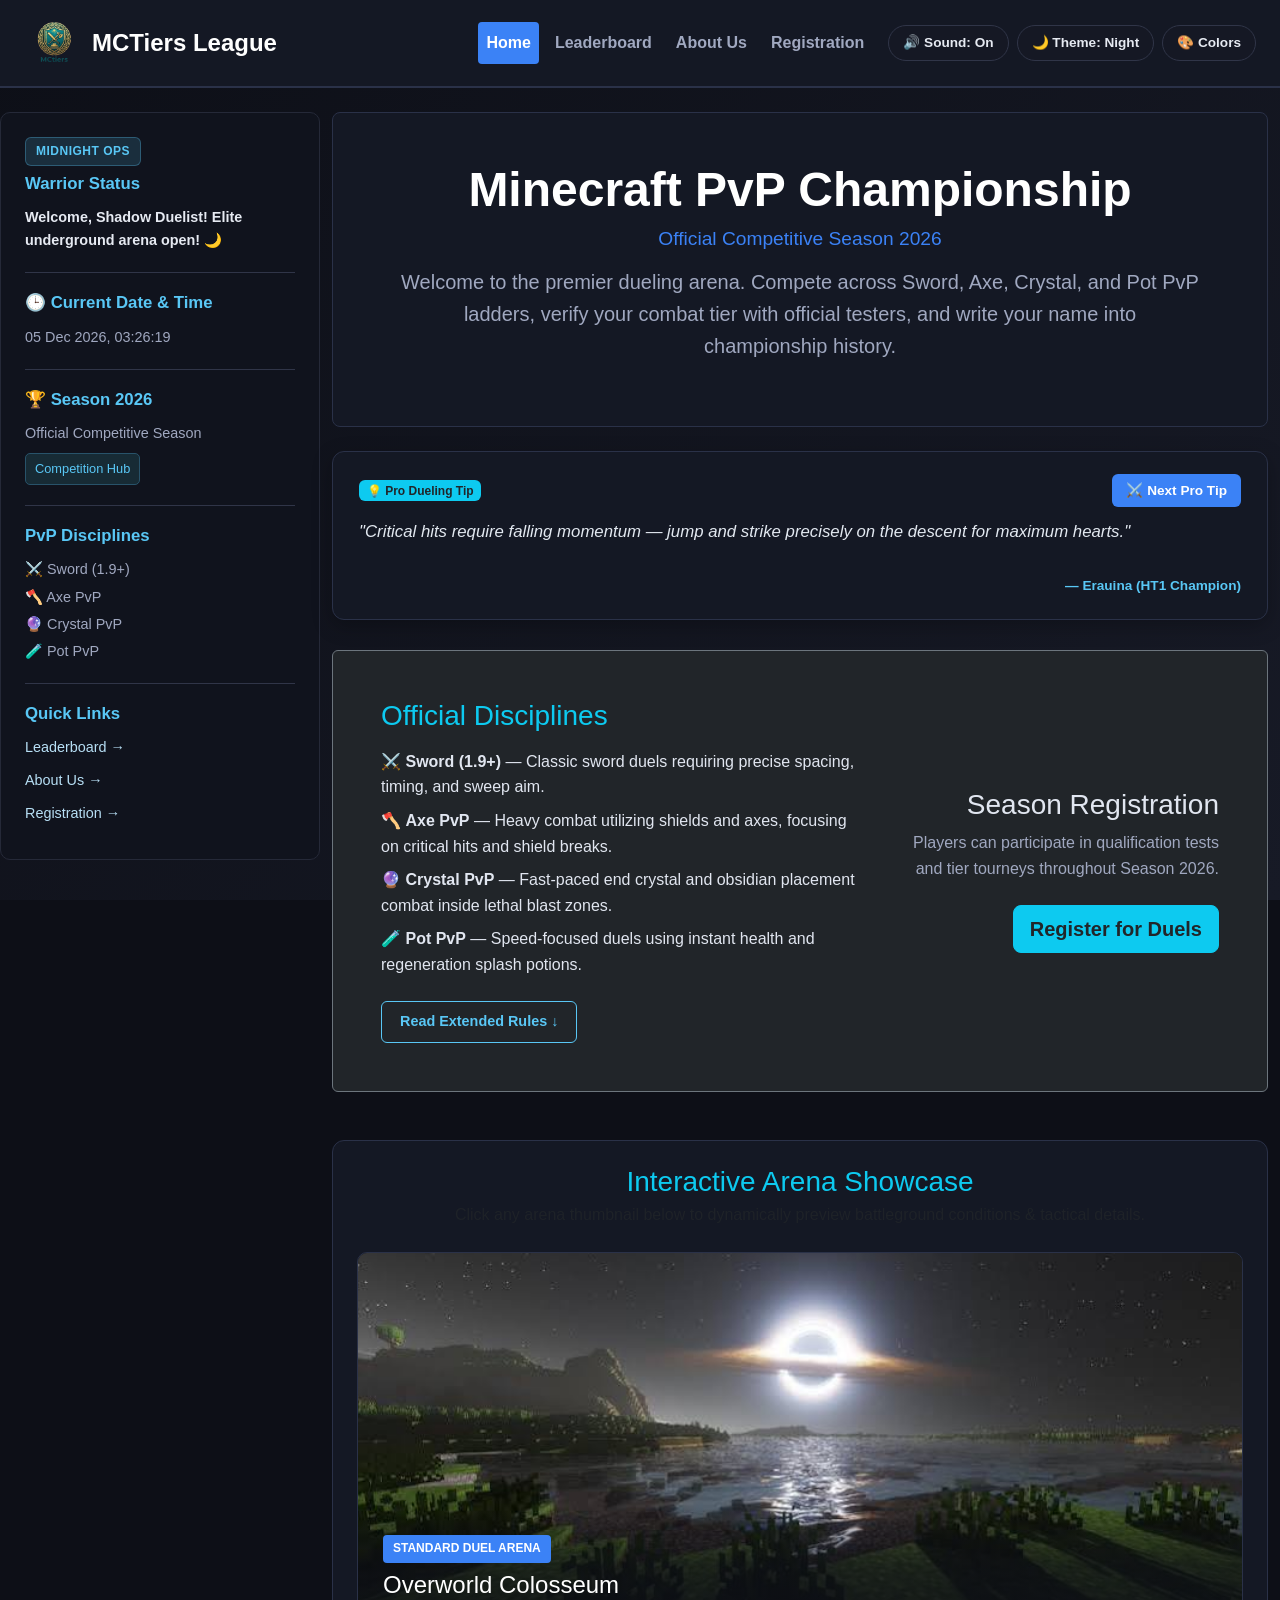
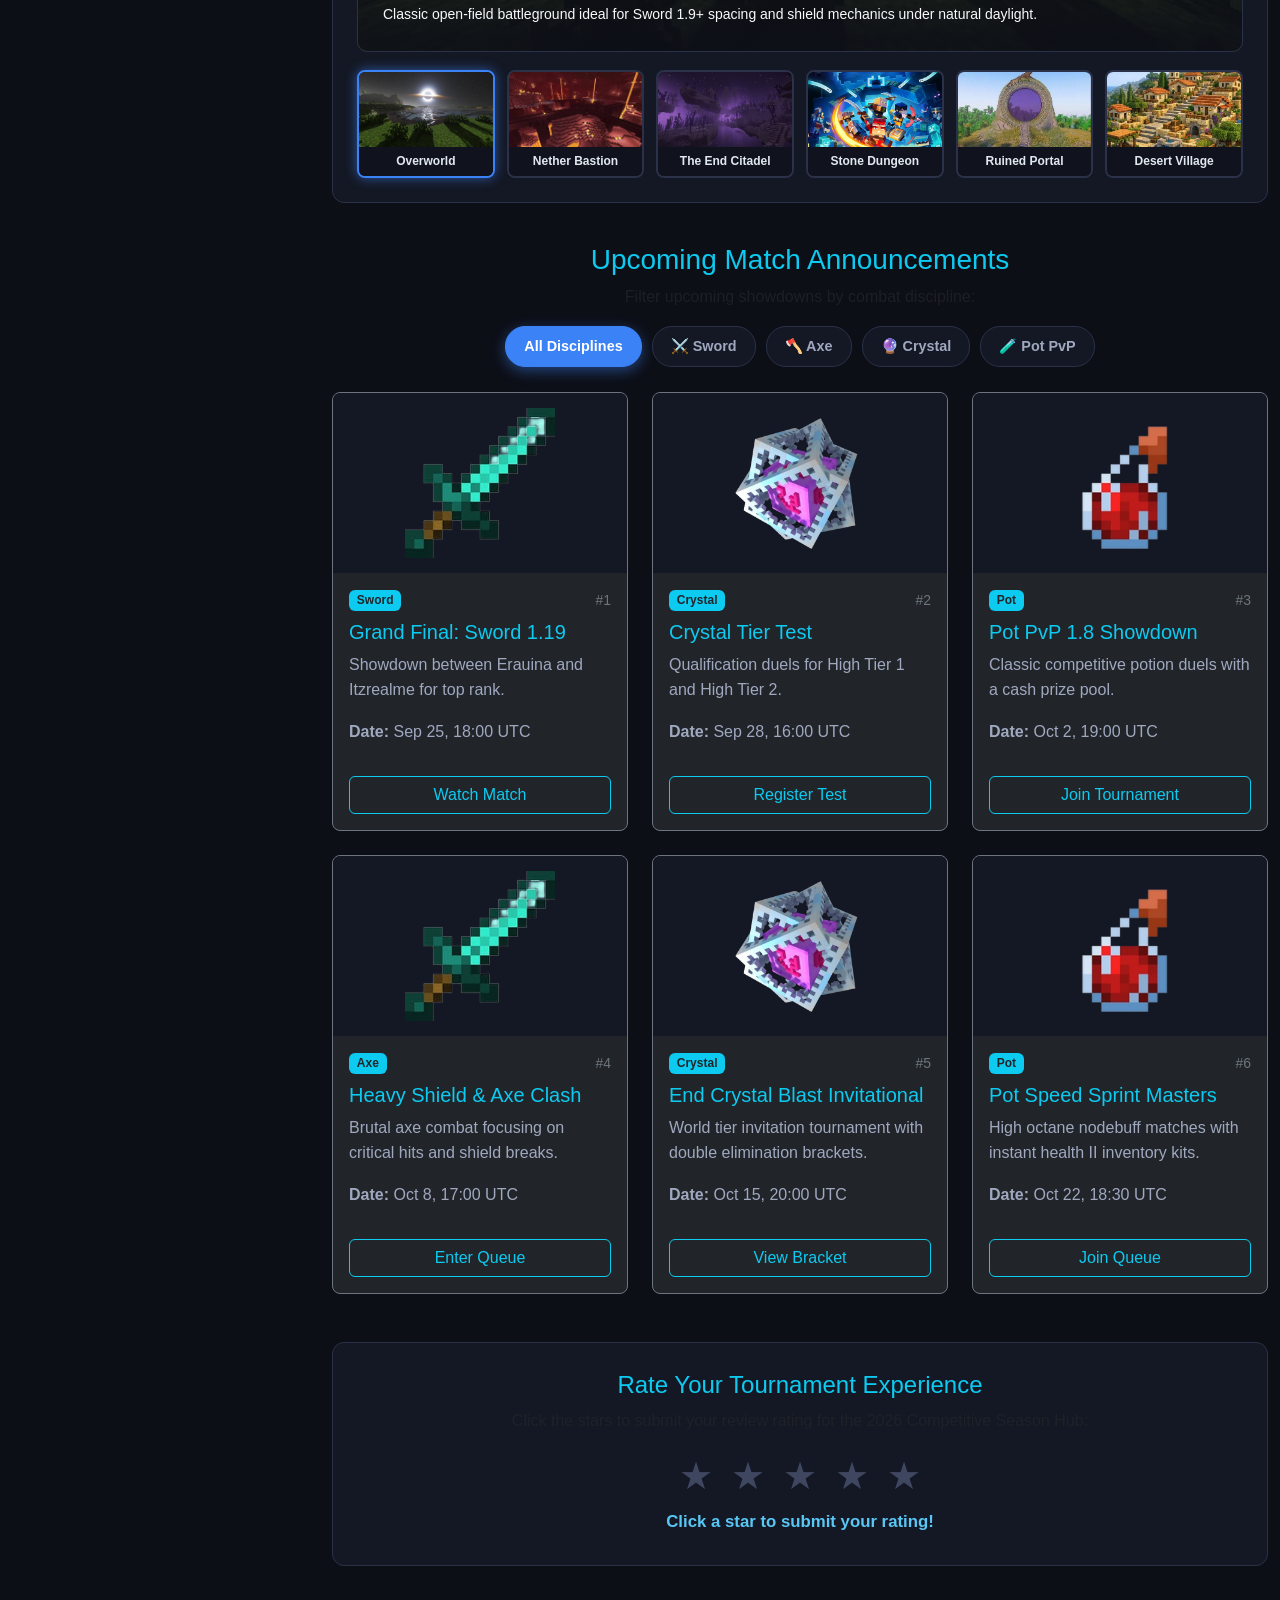
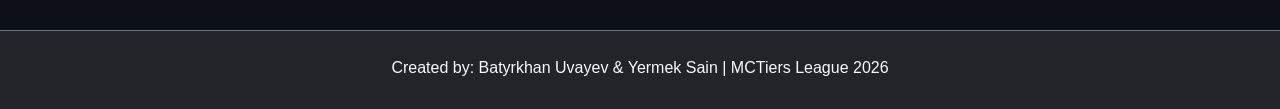
<file: index.html>
<!DOCTYPE html>
<html lang="en">

<head>
    <meta charset="UTF-8">
    <meta name="viewport" content="width=device-width, initial-scale=1.0">
    <title>Minecraft PvP Championship - Hub</title>

    <link href="https://fonts.googleapis.com/css2?family=Poppins:wght@300;400;600;700&display=swap" rel="stylesheet">
    <link rel="stylesheet" href="css/bootstrap.min.css">
    <link rel="stylesheet" href="css/style.css">
</head>

<body>

    <div class="page d-flex flex-column min-vh-100">


        <header>
            <nav class="navbar navbar-expand-lg navbar-dark" aria-label="Main navigation">
                <div class="container-fluid px-sm-2 px-lg-4">
                    <a class="navbar-brand d-flex align-items-center gap-2" href="index.html">
                        <img src="images/logo.png" alt="MCTiers League logo" class="logo-img">
                        <span>MCTiers League</span>
                    </a>

                    <button class="navbar-toggler" type="button" data-bs-toggle="collapse" data-bs-target="#mainNav"
                        aria-controls="mainNav" aria-expanded="false" aria-label="Toggle navigation">
                        <span class="navbar-toggler-icon"></span>
                    </button>

                    <div class="collapse navbar-collapse" id="mainNav">
                        <ul class="navbar-nav ms-auto align-items-lg-center gap-lg-2">
                            <li class="nav-item">
                                <a class="nav-link active" href="index.html" aria-current="page">Home</a>
                            </li>
                            <li class="nav-item">
                                <a class="nav-link" href="leaderboard.html">Leaderboard</a>
                            </li>
                            <li class="nav-item">
                                <a class="nav-link" href="about.html">About Us</a>
                            </li>
                            <li class="nav-item">
                                <a class="nav-link" href="contact.html">Registration</a>
                            </li>
                            <li class="nav-item ms-lg-2 mt-2 mt-lg-0">
                                <div class="nav-actions-container">
                                    <button type="button" id="soundToggleBtn" class="nav-action-btn" aria-pressed="true">
                                        🔊 Sound: On
                                    </button>
                                    <button type="button" id="themeToggleBtn" class="nav-action-btn">
                                        🌙 Theme: Night
                                    </button>
                                    <button type="button" id="changeThemeBtn" class="nav-action-btn">
                                        🎨 Colors
                                    </button>
                                </div>
                            </li>
                        </ul>
                    </div>
                </div>
            </nav>
        </header>

        <div class="container-fluid flex-grow-1">
            <div class="row g-4 align-items-start py-4">
                <aside class="site-aside col-lg-3 px-sm-3 px-lg-4 py-4" aria-label="League info sidebar">
                    
                    <div class="aside-section">
                        <span id="greetingBadge" class="greeting-badge">Gladiator Briefing</span>
                        <h2 class="h5">Warrior Status</h2>
                        <p id="timeGreeting" class="greeting-text">Loading combat briefing...</p>
                    </div>

                    <hr>

                    <div class="aside-section">
                        <h2 class="h5">🕒 Current Date &amp; Time</h2>
                        <p id="currentDateTime" class="mb-0">Loading...</p>
                    </div>

                    <hr>

                    <div class="aside-section">
                        <h2 class="h5">🏆 Season 2026</h2>
                        <p>Official Competitive Season</p>
                        <span class="season-badge">Competition Hub</span>
                    </div>

                    <hr>

                    <div class="aside-section">
                        <h2 class="h5">PvP Disciplines</h2>
                        <p class="mb-1">⚔️ Sword (1.9+)</p>
                        <p class="mb-1">🪓 Axe PvP</p>
                        <p class="mb-1">🔮 Crystal PvP</p>
                        <p class="mb-0">🧪 Pot PvP</p>
                    </div>

                    <hr>

                    <div class="aside-section">
                        <h2 class="h5">Quick Links</h2>
                        <a href="leaderboard.html">Leaderboard →</a>
                        <a href="about.html">About Us →</a>
                        <a href="contact.html">Registration →</a>
                    </div>

                </aside>

                <main class="col-lg-9">

                    <section class="hero-banner p-4 p-lg-5 mb-4 text-center">
                        <h1 class="display-5 fw-bold text-white mb-2">Minecraft PvP Championship</h1>
                        <h2 class="subtitle h4 mb-3">Official Competitive Season 2026</h2>
                        <p class="lead mx-auto" style="max-width: 800px;">
                            Welcome to the premier dueling arena. Compete across Sword, Axe, Crystal, and Pot PvP ladders, 
                            verify your combat tier with official testers, and write your name into championship history.
                        </p>
                    </section>
                    <section class="pvp-tip-box" aria-label="Pro PvP tips generator">
                        <div class="tip-header">
                            <span class="badge bg-info text-dark">💡 Pro Dueling Tip</span>
                            <button type="button" id="newTipBtn" class="btn-tip-refresh">
                                ⚔️ Next Pro Tip
                            </button>
                        </div>
                        <p id="pvpTipContent" class="tip-text mb-1">
                            "Critical hits require falling momentum — jump and strike precisely on the descent for maximum hearts."
                        </p>
                        <div id="pvpTipAuthor" class="tip-author">— Erauina (HT1 Champion)</div>
                    </section>

                    <section class="rules-section p-4 p-lg-5 mb-5 bg-dark rounded border border-secondary">
                        <div class="row g-4 align-items-center">
                            <div class="col-lg-7">
                                <h2 class="text-info h3">Official Disciplines</h2>
                                <ul class="list-unstyled mt-3 mb-4">
                                    <li class="mb-2">⚔️ <strong>Sword (1.9+)</strong> — Classic sword duels requiring precise spacing, timing, and sweep aim.</li>
                                    <li class="mb-2">🪓 <strong>Axe PvP</strong> — Heavy combat utilizing shields and axes, focusing on critical hits and shield breaks.</li>
                                    <li class="mb-2">🔮 <strong>Crystal PvP</strong> — Fast-paced end crystal and obsidian placement combat inside lethal blast zones.</li>
                                    <li class="mb-2">🧪 <strong>Pot PvP</strong> — Speed-focused duels using instant health and regeneration splash potions.</li>
                                </ul>

                                <button type="button" id="readMoreRulesBtn" class="read-more-btn" aria-expanded="false" aria-controls="extendedRules">
                                    Read Extended Rules ↓
                                </button>

                                <div id="extendedRules">
                                    <h3 class="h5 text-warning mb-2">Tournament Regulations & Fair Play:</h3>
                                    <p class="small text-muted mb-2">• <strong>Ping Equalization:</strong> Matches are hosted on neutral Frankfurt & Virginia proxy nodes to guarantee balanced knockback.</p>
                                    <p class="small text-muted mb-2">• <strong>Client Verification:</strong> Allowed clients are Lunar, Badlion, and Vanilla. Custom autoclickers, reach macros, or ghost clients lead to immediate permanent ban.</p>
                                    <p class="small text-muted mb-0">• <strong>Tier Test Protocol:</strong> First to 5 wins against an official tier examiner determines your official HT1, LT1, HT2, or LT2 ranking.</p>
                                </div>
                            </div>

                            <div class="col-lg-5 text-lg-end text-center">
                                <h2 class="h3">Season Registration</h2>
                                <p>Players can participate in qualification tests and tier tourneys throughout Season 2026.</p>
                                <a href="contact.html" class="btn btn-info btn-lg mt-2 fw-bold text-dark">Register for Duels</a>
                            </div>
                        </div>
                    </section>

                    <section class="arena-showcase" aria-label="Tournament Arenas Gallery">
                        <div class="text-center mb-4">
                            <h2 class="text-info h3 mb-1">Interactive Arena Showcase</h2>
                            <p class="text-muted">Click any arena thumbnail below to dynamically preview battleground conditions & tactical details.</p>
                        </div>

                        <div class="arena-main-wrap">
                            <img id="arenaDisplayImg" src="images/overworld.jpg" alt="Overworld Colosseum" class="arena-main-img">
                            <div class="arena-caption-overlay">
                                <span id="arenaDisplayBadge" class="arena-badge">Standard Duel Arena</span>
                                <h3 id="arenaDisplayTitle" class="text-white h4 mb-1">Overworld Colosseum</h3>
                                <p id="arenaDisplayDesc" class="text-light mb-0 small">
                                    Classic open-field battleground ideal for Sword 1.9+ spacing and shield mechanics under natural daylight.
                                </p>
                            </div>
                        </div>

                        <div class="arena-thumbnails" role="group" aria-label="Arena thumbnails">
                            <button type="button" class="arena-thumb-btn active-thumb" data-src="images/overworld.jpg" data-file="overworld.jpg" aria-label="Select Overworld Colosseum">
                                <img src="images/overworld.jpg" alt="Overworld" class="arena-thumb-img">
                                <div class="arena-thumb-title">Overworld</div>
                            </button>
                            <button type="button" class="arena-thumb-btn" data-src="images/nether.jpg" data-file="nether.jpg" aria-label="Select Nether Fortress">
                                <img src="images/nether.jpg" alt="Nether" class="arena-thumb-img">
                                <div class="arena-thumb-title">Nether Bastion</div>
                            </button>
                            <button type="button" class="arena-thumb-btn" data-src="images/end.jpg" data-file="end.jpg" aria-label="Select The End Citadel">
                                <img src="images/end.jpg" alt="The End" class="arena-thumb-img">
                                <div class="arena-thumb-title">The End Citadel</div>
                            </button>
                            <button type="button" class="arena-thumb-btn" data-src="images/dungeon.jpg" data-file="dungeon.jpg" aria-label="Select Stone Dungeon">
                                <img src="images/dungeon.jpg" alt="Dungeon" class="arena-thumb-img">
                                <div class="arena-thumb-title">Stone Dungeon</div>
                            </button>
                            <button type="button" class="arena-thumb-btn" data-src="images/portal.jpg" data-file="portal.jpg" aria-label="Select Ruined Portal">
                                <img src="images/portal.jpg" alt="Portal" class="arena-thumb-img">
                                <div class="arena-thumb-title">Ruined Portal</div>
                            </button>
                            <button type="button" class="arena-thumb-btn" data-src="images/village.jpg" data-file="village.jpg" aria-label="Select Desert Village">
                                <img src="images/village.jpg" alt="Village" class="arena-thumb-img">
                                <div class="arena-thumb-title">Desert Village</div>
                            </button>
                        </div>
                    </section>

                    <section class="mb-5" aria-label="Match Announcements">
                        <div class="text-center mb-4">
                            <h2 class="text-info h3 mb-2">Upcoming Match Announcements</h2>
                            <p class="text-muted">Filter upcoming showdowns by combat discipline:</p>


                            <div class="filter-btn-group" role="group" aria-label="Filter matches by discipline">
                                <button type="button" class="btn-discipline-filter active" data-discipline="All">All Disciplines</button>
                                <button type="button" class="btn-discipline-filter" data-discipline="Sword">⚔️ Sword</button>
                                <button type="button" class="btn-discipline-filter" data-discipline="Axe">🪓 Axe</button>
                                <button type="button" class="btn-discipline-filter" data-discipline="Crystal">🔮 Crystal</button>
                                <button type="button" class="btn-discipline-filter" data-discipline="Pot">🧪 Pot PvP</button>
                            </div>
                        </div>

                        <div id="matchesContainer" class="row g-4 matches-container">
                            <!-- Injected by JavaScript -->
                        </div>
                    </section>

                    <section class="star-rating-box" aria-label="Rate the tournament hub">
                        <h2 class="text-info h4 mb-2">Rate Your Tournament Experience</h2>
                        <p class="text-muted mb-1">Click the stars to submit your review rating for the 2026 Competitive Season Hub:</p>
                        
                        <div class="stars-container" role="radiogroup" aria-label="5 Star Rating">
                            <button type="button" class="star-btn" data-star="1" aria-label="1 Star">★</button>
                            <button type="button" class="star-btn" data-star="2" aria-label="2 Stars">★</button>
                            <button type="button" class="star-btn" data-star="3" aria-label="3 Stars">★</button>
                            <button type="button" class="star-btn" data-star="4" aria-label="4 Stars">★</button>
                            <button type="button" class="star-btn" data-star="5" aria-label="5 Stars">★</button>
                        </div>

                        <p id="ratingFeedback" class="rating-feedback">Click a star to submit your rating!</p>
                    </section>

                </main>
            </div>
        </div>

        <footer class="py-4 text-center mt-auto bg-dark border-top border-secondary">
            <div class="container">
                <p class="mb-1 text-light">Created by: Batyrkhan Uvayev &amp; Yermek Sain | MCTiers League 2026</p>
                
            </div>
        </footer>

    </div>

    <!-- Scripts -->
    <script src="js/bootstrap.bundle.min.js"></script>
    <script src="js/script.js"></script>
</body>

</html>
</file>
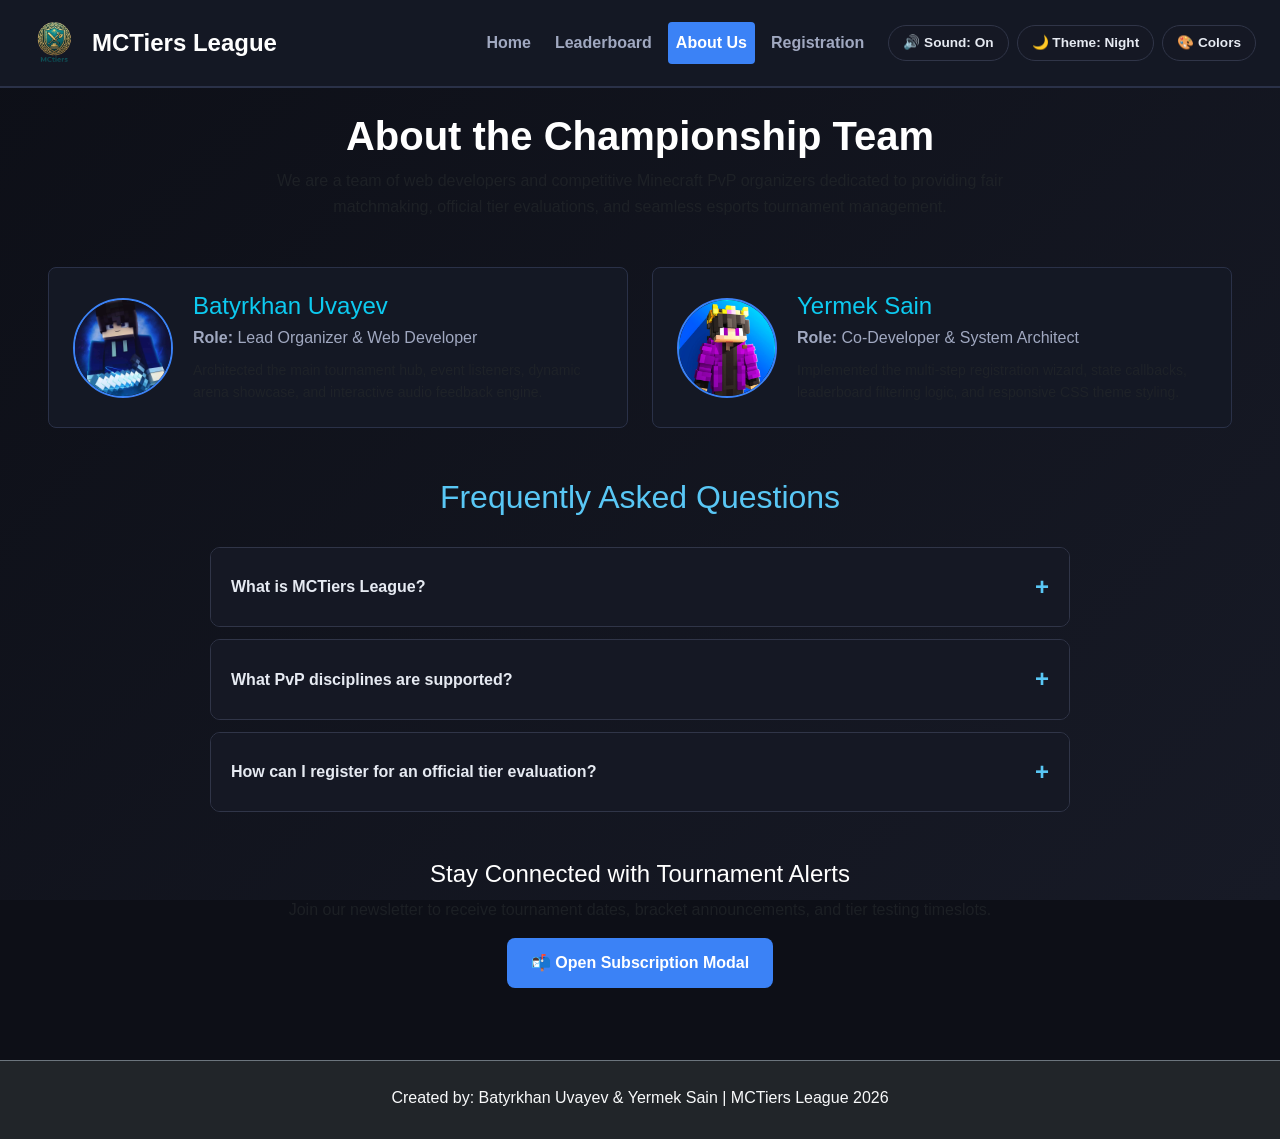
<file: about.html>
<!DOCTYPE html>
<html lang="en">

<head>
    <meta charset="UTF-8">
    <meta name="viewport" content="width=device-width, initial-scale=1.0">
    <title>About Us - Minecraft PvP Championship</title>
    <link href="https://fonts.googleapis.com/css2?family=Poppins:wght@300;400;600;700&display=swap" rel="stylesheet">
    <link rel="stylesheet" href="css/bootstrap.min.css">
    <link rel="stylesheet" href="css/style.css">
</head>

<body>

    <div class="page d-flex flex-column min-vh-100">

        <header>
            <nav class="navbar navbar-expand-lg navbar-dark" aria-label="Main navigation">
                <div class="container-fluid px-sm-2 px-lg-4">
                    <a class="navbar-brand d-flex align-items-center gap-2" href="index.html">
                        <img src="images/logo.png" alt="MCTiers League logo" class="logo-img">
                        <span>MCTiers League</span>
                    </a>

                    <button class="navbar-toggler" type="button" data-bs-toggle="collapse" data-bs-target="#mainNav"
                        aria-controls="mainNav" aria-expanded="false" aria-label="Toggle navigation">
                        <span class="navbar-toggler-icon"></span>
                    </button>

                    <div class="collapse navbar-collapse" id="mainNav">
                        <ul class="navbar-nav ms-auto align-items-lg-center gap-lg-2">
                            <li class="nav-item">
                                <a class="nav-link" href="index.html">Home</a>
                            </li>
                            <li class="nav-item">
                                <a class="nav-link" href="leaderboard.html">Leaderboard</a>
                            </li>
                            <li class="nav-item">
                                <a class="nav-link active" href="about.html" aria-current="page">About Us</a>
                            </li>
                            <li class="nav-item">
                                <a class="nav-link" href="contact.html">Registration</a>
                            </li>
                            <li class="nav-item ms-lg-2 mt-2 mt-lg-0">
                                <div class="nav-actions-container">
                                    <button type="button" id="soundToggleBtn" class="nav-action-btn" aria-pressed="true">
                                        🔊 Sound: On
                                    </button>
                                    <button type="button" id="themeToggleBtn" class="nav-action-btn">
                                        🌙 Theme: Night
                                    </button>
                                    <button type="button" id="changeThemeBtn" class="nav-action-btn">
                                        🎨 Colors
                                    </button>
                                </div>
                            </li>
                        </ul>
                    </div>
                </div>
            </nav>
        </header>

        <!-- Main Content Area -->
        <div class="container-fluid flex-grow-1 py-4 px-sm-3 px-lg-5">
            <main class="col-12">

                <div class="text-center mb-5">
                    <h1 class="display-6 fw-bold text-white mb-2">About the Championship Team</h1>
                    <p class="text-muted mx-auto" style="max-width: 750px;">
                        We are a team of web developers and competitive Minecraft PvP organizers dedicated to 
                        providing fair matchmaking, official tier evaluations, and seamless esports tournament management.
                    </p>
                </div>

                <div class="row g-4 mb-5">
                    <div class="col-md-6">
                        <div class="team-member p-4 h-100">
                            <img src="images/profile1.jpg" alt="Batyrkhan Uvayev" class="member-avatar">
                            <div>
                                <h3 class="h4 text-info mb-1">Batyrkhan Uvayev</h3>
                                <p class="mb-2"><strong>Role:</strong> Lead Organizer &amp; Web Developer</p>
                                <p class="mb-0 text-muted small">
                                    Architected the main tournament hub, event listeners, dynamic arena showcase, and interactive audio feedback engine.
                                </p>
                            </div>
                        </div>
                    </div>

                    <div class="col-md-6">
                        <div class="team-member p-4 h-100">
                            <img src="images/profile2.png" alt="Yermek Sain" class="member-avatar">
                            <div>
                                <h3 class="h4 text-info mb-1">Yermek Sain</h3>
                                <p class="mb-2"><strong>Role:</strong> Co-Developer &amp; System Architect</p>
                                <p class="mb-0 text-muted small">
                                    Implemented the multi-step registration wizard, state callbacks, leaderboard filtering logic, and responsive CSS theme styling.
                                </p>
                            </div>
                        </div>
                    </div>
                </div>


                <section class="faq-section mb-5" aria-label="Frequently asked questions">
                    <h2 class="faq-title">Frequently Asked Questions</h2>

                    <div class="faq-container">

                        <div class="faq-item">
                            <button class="faq-question" type="button" aria-expanded="false" aria-controls="faq-answer-1">
                                <span>What is MCTiers League?</span>
                                <span class="faq-icon" aria-hidden="true">+</span>
                            </button>

                            <div class="faq-answer" id="faq-answer-1" aria-hidden="true">
                                <div class="faq-answer-inner">
                                    <p>
                                        MCTiers League is an official platform ranking Minecraft PvP players across various combat tiers and organizing high-stakes tournaments.
                                    </p>
                                </div>
                            </div>
                        </div>

                        <div class="faq-item">
                            <button class="faq-question" type="button" aria-expanded="false" aria-controls="faq-answer-2">
                                <span>What PvP disciplines are supported?</span>
                                <span class="faq-icon" aria-hidden="true">+</span>
                            </button>

                            <div class="faq-answer" id="faq-answer-2" aria-hidden="true">
                                <div class="faq-answer-inner">
                                    <p>The championship officially tests and ranks Sword 1.9+, Axe &amp; Shield PvP, End Crystal combat, and traditional Pot PvP (Nodebuff).</p>
                                </div>
                            </div>
                        </div>

                        <div class="faq-item">
                            <button class="faq-question" type="button" aria-expanded="false" aria-controls="faq-answer-3">
                                <span>How can I register for an official tier evaluation?</span>
                                <span class="faq-icon" aria-hidden="true">+</span>
                            </button>

                            <div class="faq-answer" id="faq-answer-3" aria-hidden="true">
                                <div class="faq-answer-inner">
                                    <p>Head to our Registration page and complete the 3-step wizard to have your IGN and Discord reviewed by an official tier tester.</p>
                                </div>
                            </div>
                        </div>

                    </div>
                </section>

                <div class="subscribe-section my-5">
                    <h3 class="h4 text-white mb-2">Stay Connected with Tournament Alerts</h3>
                    <p class="text-muted mb-3">Join our newsletter to receive tournament dates, bracket announcements, and tier testing timeslots.</p>
                    <button type="button" id="openSubscribe" class="subscribe-btn">
                        📬 Open Subscription Modal
                    </button>
                </div>

            </main>
        </div>

        <div class="subscribe-overlay" id="subscribeOverlay" aria-hidden="true">
            <div class="subscribe-popup" role="dialog" aria-modal="true" aria-labelledby="subscribeTitle">
                <button type="button" id="closeSubscribe" class="subscribe-close" aria-label="Close">&times;</button>

                <h2 id="subscribeTitle">Subscribe to MCTiers League</h2>
                <p>Get instant email alerts about upcoming Minecraft PvP tournament brackets and tier test schedules.</p>

                <form id="subscribeForm" novalidate>
                    <label for="subscribeEmail">Email address</label>
                    <input type="email" inputmode="email" id="subscribeEmail" autocomplete="email" placeholder="player@domain.com">
                    <p id="subscribeError" class="subscribe-error"></p>
                    <p id="subscribeMessage" class="subscribe-success" role="status" aria-live="polite"></p>
                    <button type="submit" class="subscribe-btn w-100 mt-3">Subscribe Now</button>
                </form>
            </div>
        </div>


        <footer class="py-4 text-center mt-auto bg-dark border-top border-secondary">
            <div class="container">
                <p class="mb-1 text-light">Created by: Batyrkhan Uvayev &amp; Yermek Sain | MCTiers League 2026</p>

            </div>
        </footer>

    </div>


    <script src="js/bootstrap.bundle.min.js"></script>
    <script src="js/script.js"></script>
</body>

</html>
</file>
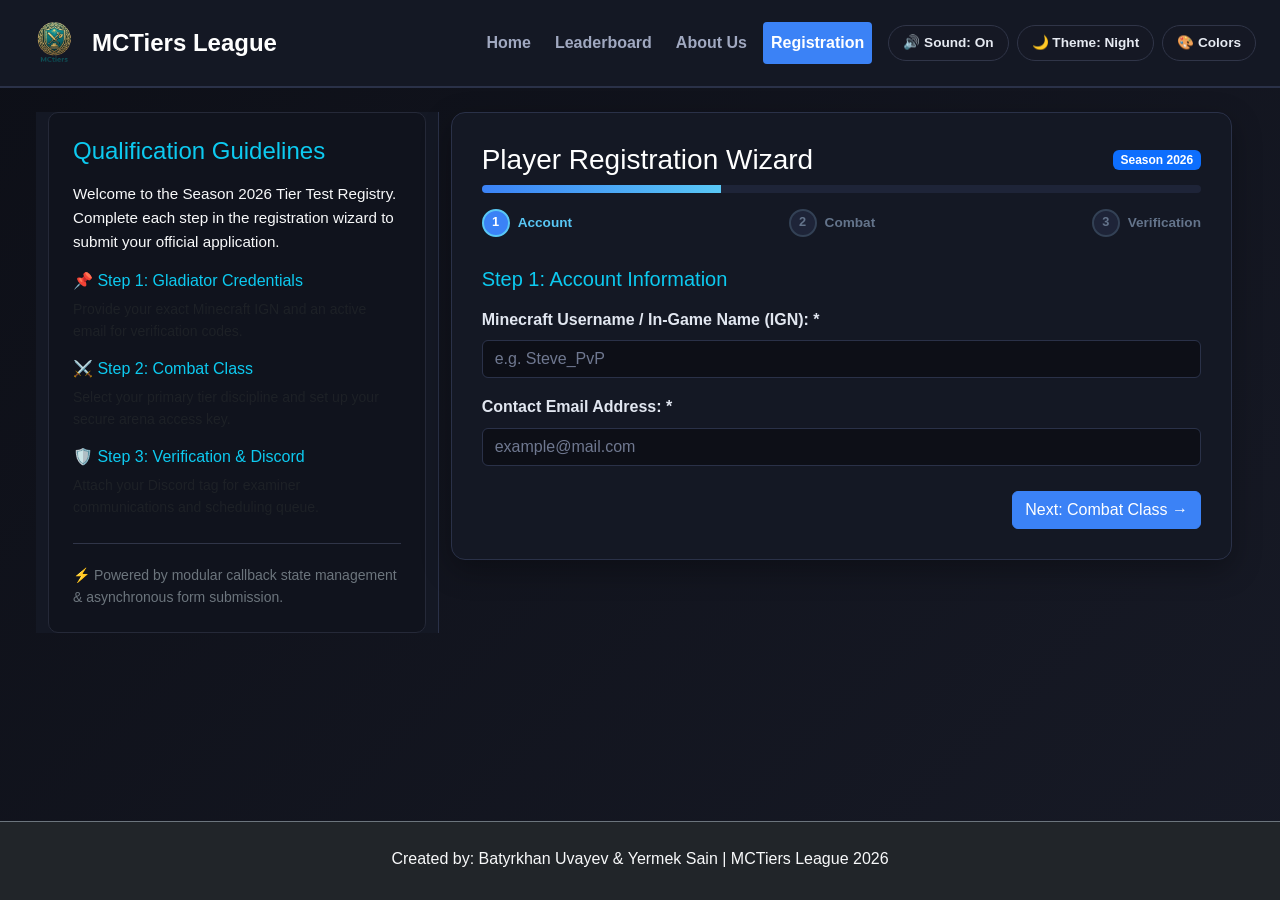
<file: contact.html>
<!DOCTYPE html>
<html lang="en">

<head>
    <meta charset="UTF-8">
    <meta name="viewport" content="width=device-width, initial-scale=1.0">
    <title>Registration - Minecraft PvP Championship</title>
    <link href="https://fonts.googleapis.com/css2?family=Poppins:wght@300;400;600;700&display=swap" rel="stylesheet">
    <link rel="stylesheet" href="css/bootstrap.min.css">
    <link rel="stylesheet" href="css/style.css">
</head>

<body>
    <div class="page d-flex flex-column min-vh-100">

        <header>
            <nav class="navbar navbar-expand-lg navbar-dark" aria-label="Main navigation">
                <div class="container-fluid px-sm-2 px-lg-4">
                    <a class="navbar-brand d-flex align-items-center gap-2" href="index.html">
                        <img src="images/logo.png" alt="MCTiers League logo" class="logo-img">
                        <span>MCTiers League</span>
                    </a>

                    <button class="navbar-toggler" type="button" data-bs-toggle="collapse" data-bs-target="#mainNav"
                        aria-controls="mainNav" aria-expanded="false" aria-label="Toggle navigation">
                        <span class="navbar-toggler-icon"></span>
                    </button>

                    <div class="collapse navbar-collapse" id="mainNav">
                        <ul class="navbar-nav ms-auto align-items-lg-center gap-lg-2">
                            <li class="nav-item">
                                <a class="nav-link" href="index.html">Home</a>
                            </li>
                            <li class="nav-item">
                                <a class="nav-link" href="leaderboard.html">Leaderboard</a>
                            </li>
                            <li class="nav-item">
                                <a class="nav-link" href="about.html">About Us</a>
                            </li>
                            <li class="nav-item">
                                <a class="nav-link active" href="contact.html" aria-current="page">Registration</a>
                            </li>
                            <li class="nav-item ms-lg-2 mt-2 mt-lg-0">
                                <div class="nav-actions-container">
                                    <button type="button" id="soundToggleBtn" class="nav-action-btn" aria-pressed="true">
                                        🔊 Sound: On
                                    </button>
                                    <button type="button" id="themeToggleBtn" class="nav-action-btn">
                                        🌙 Theme: Night
                                    </button>
                                    <button type="button" id="changeThemeBtn" class="nav-action-btn">
                                        🎨 Colors
                                    </button>
                                </div>
                            </li>
                        </ul>
                    </div>
                </div>
            </nav>
        </header>


        <div class="container-fluid flex-grow-1 py-4 px-sm-3 px-lg-5">
            <div class="row g-4">

                <aside class="col-lg-4">
                    <div class="site-aside p-4 h-100">
                        <h2 class="h4 text-info mb-3">Qualification Guidelines</h2>
                        <p class="text-light mb-3">
                            Welcome to the Season 2026 Tier Test Registry. Complete each step in the registration wizard to submit your official application.
                        </p>

                        <div class="mb-3">
                            <h3 class="h6 text-info">📌 Step 1: Gladiator Credentials</h3>
                            <p class="small text-muted mb-2">Provide your exact Minecraft IGN and an active email for verification codes.</p>
                        </div>

                        <div class="mb-3">
                            <h3 class="h6 text-info">⚔️ Step 2: Combat Class</h3>
                            <p class="small text-muted mb-2">Select your primary tier discipline and set up your secure arena access key.</p>
                        </div>

                        <div class="mb-4">
                            <h3 class="h6 text-info">🛡️ Step 3: Verification &amp; Discord</h3>
                            <p class="small text-muted mb-2">Attach your Discord tag for examiner communications and scheduling queue.</p>
                        </div>

                        <hr>
                        <div class="small text-secondary">
                            ⚡ Powered by modular callback state management &amp; asynchronous form submission.
                        </div>
                    </div>
                </aside>


                <main class="col-lg-8">
                    <div class="registration-card">
                        

                        <div class="step-progress-wrapper">
                            <div class="d-flex justify-content-between align-items-center mb-2">
                                <h1 class="h3 text-white mb-0">Player Registration Wizard</h1>
                                <span class="badge bg-primary">Season 2026</span>
                            </div>
                            <div class="step-progress-bar">
                                <div id="formProgressFill" class="step-progress-fill"></div>
                            </div>
                            <div class="step-indicators">
                                <div class="step-indicator active" data-step-indicator="0">
                                    <span class="step-circle">1</span>
                                    <span>Account</span>
                                </div>
                                <div class="step-indicator" data-step-indicator="1">
                                    <span class="step-circle">2</span>
                                    <span>Combat</span>
                                </div>
                                <div class="step-indicator" data-step-indicator="2">
                                    <span class="step-circle">3</span>
                                    <span>Verification</span>
                                </div>
                            </div>
                        </div>


                        <div id="formCardBody">
                            <form id="registrationForm" novalidate>

                                <div class="form-step active" data-step="0">
                                    <h2 class="h5 text-info mb-3">Step 1: Account Information</h2>

                                    <div class="mb-3">
                                        <label for="ign" class="form-label">Minecraft Username / In-Game Name (IGN): *</label>
                                        <input type="text" class="form-control" id="ign" placeholder="e.g. Steve_PvP" required>
                                        <div class="invalid-feedback"></div>
                                    </div>

                                    <div class="mb-3">
                                        <label for="email" class="form-label">Contact Email Address: *</label>
                                        <input type="email" class="form-control" id="email" placeholder="example@mail.com" inputmode="email" required>
                                        <div class="invalid-feedback"></div>
                                    </div>

                                    <div class="step-buttons justify-content-end">
                                        <button type="button" class="btn btn-primary btn-step-next">
                                            Next: Combat Class &rarr;
                                        </button>
                                    </div>
                                </div>

                                <div class="form-step" data-step="1">
                                    <h2 class="h5 text-info mb-3">Step 2: Combat Class &amp; Security</h2>

                                    <div class="mb-3">
                                        <label for="discipline" class="form-label">Preferred Tier Discipline: *</label>
                                        <select id="discipline" class="form-select" required>
                                            <option value="">Select a PvP discipline</option>
                                            <option value="Sword">Sword 1.9+ Duels</option>
                                            <option value="Axe">Axe &amp; Shield PvP</option>
                                            <option value="Crystal">Crystal PvP</option>
                                            <option value="Pot">Pot PvP (Nodebuff)</option>
                                        </select>
                                        <div class="invalid-feedback"></div>
                                    </div>

                                    <div class="mb-3">
                                        <label for="password" class="form-label">Portal Security Password: *</label>
                                        <input type="password" class="form-control" id="password" required>
                                        <div class="invalid-feedback"></div>
                                        <small class="form-text text-muted">Must be at least 8 characters.</small>
                                    </div>

                                    <div class="mb-3">
                                        <label for="confirmPassword" class="form-label">Confirm Security Password: *</label>
                                        <input type="password" class="form-control" id="confirmPassword" required>
                                        <div class="invalid-feedback"></div>
                                    </div>

                                    <div class="step-buttons">
                                        <button type="button" class="btn btn-outline-secondary btn-step-prev">
                                            &larr; Previous Step
                                        </button>
                                        <button type="button" class="btn btn-primary btn-step-next">
                                            Next: Verification &rarr;
                                        </button>
                                    </div>
                                </div>

                                <div class="form-step" data-step="2">
                                    <h2 class="h5 text-info mb-3">Step 3: Battle Experience &amp; Discord Tag</h2>

                                    <div class="mb-3">
                                        <label for="experience" class="form-label">Discord Tag &amp; Prior Competitive Tournaments: *</label>
                                        <textarea id="experience" class="form-control" rows="4" placeholder="Discord: your_tag#0000&#10;Prior tier tests: Diamond League 2025, Minemen Tier 2..." required></textarea>
                                        <div class="invalid-feedback"></div>
                                    </div>

                                    <div class="step-buttons">
                                        <button type="button" class="btn btn-outline-secondary btn-step-prev">
                                            &larr; Back
                                        </button>
                                        <div class="d-flex gap-2">
                                            <button type="reset" class="btn btn-outline-danger">
                                                Reset Fields
                                            </button>
                                            <button type="submit" class="btn btn-success fw-bold">
                                                ⚔️ Submit Application
                                            </button>
                                        </div>
                                    </div>
                                </div>

                            </form>
                        </div>

                        <div id="submissionFeedbackCard" class="submission-feedback-card">
                            <div class="success-icon-badge">✓</div>
                            <h2 class="h3 text-success mb-2">Registration Confirmed!</h2>
                            <p class="text-muted mb-4">Your application has been received and queued for official tier examiner review.</p>
                            
                            <div class="card bg-dark border-secondary p-3 text-start mx-auto mb-4" style="max-width: 500px;" id="registrationSummary">
                            </div>

                            <a href="leaderboard.html" class="btn btn-outline-info">View Leaderboard &rarr;</a>
                        </div>

                    </div>
                </main>

            </div>
        </div>

        <footer class="py-4 text-center mt-auto bg-dark border-top border-secondary">
            <div class="container">
                <p class="mb-1 text-light">Created by: Batyrkhan Uvayev &amp; Yermek Sain | MCTiers League 2026</p>
            </div>
        </footer>

    </div>

    <script src="js/bootstrap.bundle.min.js"></script>
    <script src="js/script.js"></script>

</body>

</html>
</file>
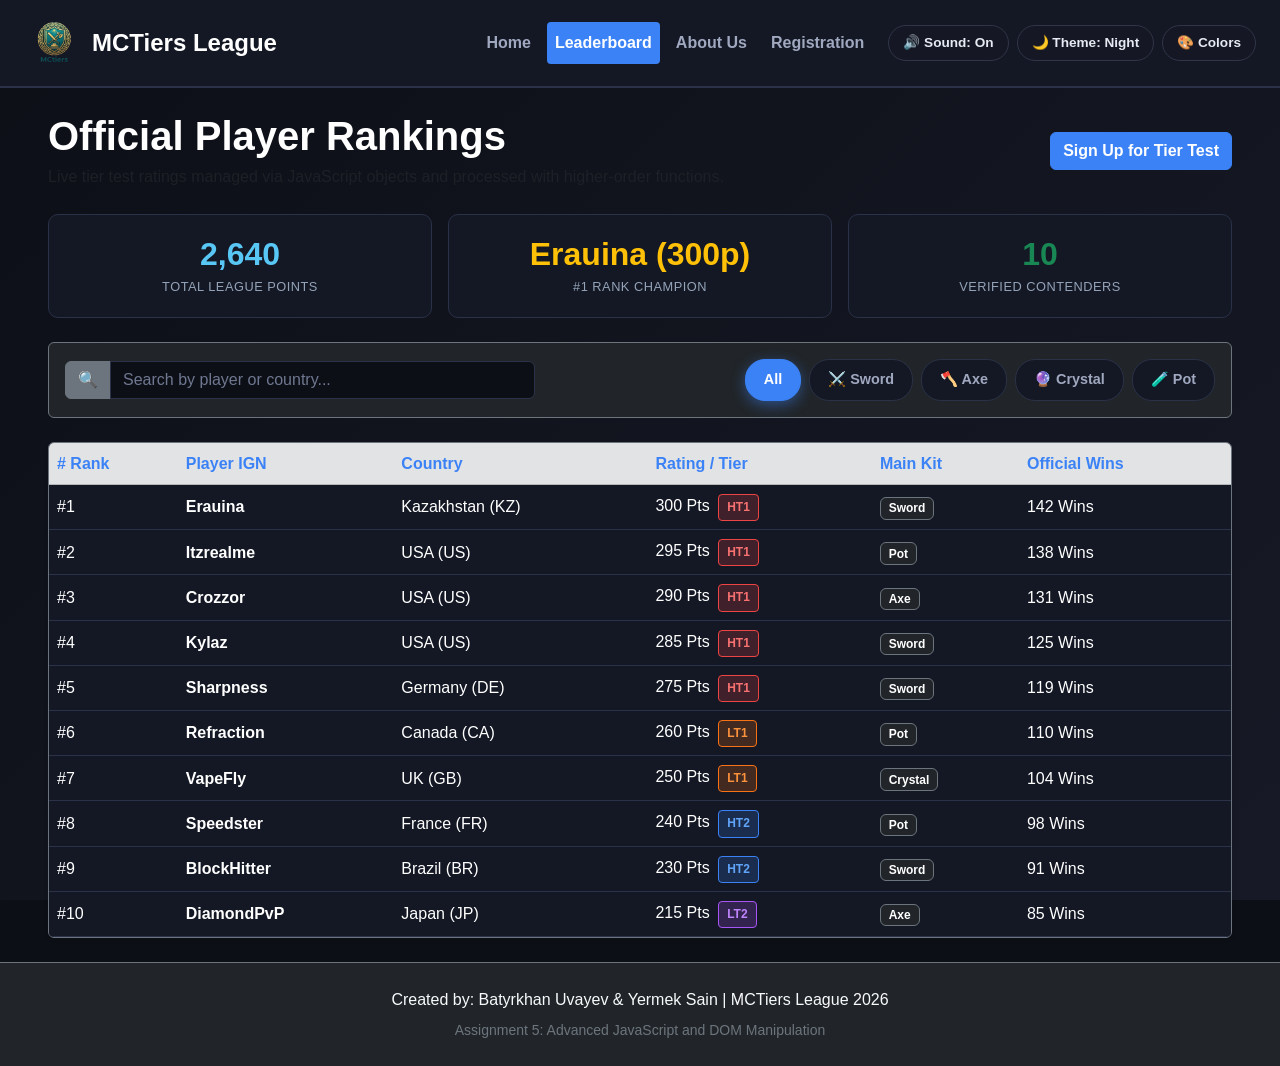
<file: leaderboard.html>
<!DOCTYPE html>
<html lang="en">

<head>
    <meta charset="UTF-8">
    <meta name="viewport" content="width=device-width, initial-scale=1.0">
    <title>Leaderboard - Minecraft PvP Championship</title>
    <link href="https://fonts.googleapis.com/css2?family=Poppins:wght@300;400;600;700&display=swap" rel="stylesheet">
    <link rel="stylesheet" href="css/bootstrap.min.css">
    <link rel="stylesheet" href="css/style.css">
</head>

<body>

    <div class="page d-flex flex-column min-vh-100">

        <header>
            <nav class="navbar navbar-expand-lg navbar-dark" aria-label="Main navigation">
                <div class="container-fluid px-sm-2 px-lg-4">
                    <a class="navbar-brand d-flex align-items-center gap-2" href="index.html">
                        <img src="images/logo.png" alt="MCTiers League logo" class="logo-img">
                        <span>MCTiers League</span>
                    </a>

                    <button class="navbar-toggler" type="button" data-bs-toggle="collapse" data-bs-target="#mainNav"
                        aria-controls="mainNav" aria-expanded="false" aria-label="Toggle navigation">
                        <span class="navbar-toggler-icon"></span>
                    </button>

                    <div class="collapse navbar-collapse" id="mainNav">
                        <ul class="navbar-nav ms-auto align-items-lg-center gap-lg-2">
                            <li class="nav-item">
                                <a class="nav-link" href="index.html">Home</a>
                            </li>
                            <li class="nav-item">
                                <a class="nav-link active" href="leaderboard.html" aria-current="page">Leaderboard</a>
                            </li>
                            <li class="nav-item">
                                <a class="nav-link" href="about.html">About Us</a>
                            </li>
                            <li class="nav-item">
                                <a class="nav-link" href="contact.html">Registration</a>
                            </li>
                            <li class="nav-item ms-lg-2 mt-2 mt-lg-0">
                                <div class="nav-actions-container">
                                    <button type="button" id="soundToggleBtn" class="nav-action-btn" aria-pressed="true">
                                        🔊 Sound: On
                                    </button>
                                    <button type="button" id="themeToggleBtn" class="nav-action-btn">
                                        🌙 Theme: Night
                                    </button>
                                    <button type="button" id="changeThemeBtn" class="nav-action-btn">
                                        🎨 Colors
                                    </button>
                                </div>
                            </li>
                        </ul>
                    </div>
                </div>
            </nav>
        </header>

        <div class="container-fluid flex-grow-1 py-4 px-sm-3 px-lg-5">
            <main>
                <div class="d-flex flex-column flex-md-row justify-content-between align-items-md-center mb-4 gap-3">
                    <div>
                        <h1 class="display-6 fw-bold text-white mb-1">Official Player Rankings</h1>
                        <p class="text-muted mb-0">Live tier test ratings managed via JavaScript objects and processed with higher-order functions.</p>
                    </div>
                    <div>
                        <a href="contact.html" class="btn btn-primary fw-bold">Sign Up for Tier Test</a>
                    </div>
                </div>

                <div class="row g-3 mb-4">
                    <div class="col-sm-6 col-lg-4">
                        <div class="stat-card">
                            <div id="statTotalPoints" class="stat-num">0</div>
                            <div class="stat-label">Total League Points</div>
                        </div>
                    </div>
                    <div class="col-sm-6 col-lg-4">
                        <div class="stat-card">
                            <div id="statTopScore" class="stat-num text-warning">—</div>
                            <div class="stat-label">#1 Rank Champion</div>
                        </div>
                    </div>
                    <div class="col-sm-12 col-lg-4">
                        <div class="stat-card">
                            <div id="statPlayerCount" class="stat-num text-success">0</div>
                            <div class="stat-label">Verified Contenders</div>
                        </div>
                    </div>
                </div>

                <div class="card bg-dark border-secondary p-3 mb-4">
                    <div class="row g-3 align-items-center">
                        <div class="col-md-5">
                            <div class="input-group">
                                <span class="input-group-text bg-secondary border-secondary text-light">🔍</span>
                                <input type="text" id="leaderboardSearch" class="form-control" placeholder="Search by player or country..." aria-label="Search players">
                            </div>
                        </div>
                        <div class="col-md-7">
                            <div class="d-flex flex-wrap gap-2 justify-content-md-end" role="group" aria-label="Discipline filter">
                                <button type="button" class="btn-discipline-filter btn-lb-filter active" data-discipline="All">All</button>
                                <button type="button" class="btn-discipline-filter btn-lb-filter" data-discipline="Sword">⚔️ Sword</button>
                                <button type="button" class="btn-discipline-filter btn-lb-filter" data-discipline="Axe">🪓 Axe</button>
                                <button type="button" class="btn-discipline-filter btn-lb-filter" data-discipline="Crystal">🔮 Crystal</button>
                                <button type="button" class="btn-discipline-filter btn-lb-filter" data-discipline="Pot">🧪 Pot</button>
                            </div>
                        </div>
                    </div>
                </div>

                <div class="table-responsive rounded border border-secondary shadow-sm">
                    <table class="table table-dark table-hover align-middle mb-0">
                        <thead class="table-secondary">
                            <tr>
                                <th># Rank</th>
                                <th>Player IGN</th>
                                <th>Country</th>
                                <th>Rating / Tier</th>
                                <th>Main Kit</th>
                                <th>Official Wins</th>
                            </tr>
                        </thead>
                        <tbody id="leaderboardTableBody">
                        </tbody>
                    </table>
                </div>
            </main>
        </div>

        <footer class="py-4 text-center mt-auto bg-dark border-top border-secondary">
            <div class="container">
                <p class="mb-1 text-light">Created by: Batyrkhan Uvayev &amp; Yermek Sain | MCTiers League 2026</p>
                <small class="text-secondary">Assignment 5: Advanced JavaScript and DOM Manipulation</small>
            </div>
        </footer>

    </div>

    <script src="js/bootstrap.bundle.min.js"></script>
    <script src="js/script.js"></script>
</body>

</html>
</file>
<file: css/style.css>
* {
    margin: 0;
    padding: 0;
    box-sizing: border-box;
}

body {
    background-color: #0d0f17;
    color: #e1e6f0;
    font-family: 'Segoe UI', Tahoma, Geneva, Verdana, sans-serif;
    line-height: 1.6;
    background-color: #0d0f17;
    background-image: linear-gradient(135deg, #0d0f17, #171a26);
    background-attachment: fixed;
    background-size: cover;
    transition: background-color 0.5s ease;
}

.page {
    min-height: 100vh;
    display: flex;
    flex-direction: column;
}

header {
    background-color: #141824;
    border-bottom: 2px solid #2a3148;
}

.navbar-brand {
    color: #ffffff !important;
    font-size: 1.5rem;
    font-weight: 700;
}

.logo-img {
    width: 60px;
    height: 60px;
    border-radius: 6px;
    object-fit: cover;
}

.navbar-nav .nav-link {
    color: #a0a8c0;
    font-weight: 600;
}

.navbar-nav .nav-link:hover {
    color: #ffffff;
}

.navbar-nav .nav-link.active {
    background-color: #3b82f6;
    color: #ffffff;
    border-radius: 4px;
}

aside {
    background-color: #141824;
    border-right: 1px solid #2a3148;
}

aside h2 {
    color: #3b82f6;
    font-size: 1.4rem;
}

aside p {
    color: #a0a8c0;
    font-size: 0.95rem;
}

main {
    min-width: 0;
}

h1,
h2,
h3 {
    color: #ffffff;
}

h1 {
    font-size: 2.5rem;
}

p {
    color: #a0a8c0;
}


.site-aside {
    color: #c5c9d6;
    background-color: #10131d;
    border: 1px solid #252938;
    border-radius: 10px;
    align-self: flex-start;
}

.aside-section h2 {
    color: #59c7f5;
    font-size: 1.05rem;
    font-weight: 600;
    margin-bottom: 12px;
}

.aside-section p {
    font-size: 0.9rem;
    margin-bottom: 8px;
    overflow-wrap: anywhere;
}

.site-aside hr {
    border-color: #303548;
    opacity: 1;
    margin: 20px 0;
}

.season-badge {
    display: inline-block;
    background-color: #172b35;
    color: #59c7f5;
    border: 1px solid #28536a;
    border-radius: 5px;
    padding: 5px 9px;
    font-size: 0.8rem;
}

.site-aside a {
    display: block;
    color: #b7dff5;
    text-decoration: none;
    font-size: 0.9rem;
    margin-bottom: 10px;
    transition: color 0.2s ease;
}

.site-aside a:hover {
    color: #59c7f5;
}



.hero-banner,
.rules-section {
    background-color: #141824;
    border: 1px solid #2a3148;
    border-radius: 8px;
}

.subtitle {
    color: #3b82f6;
    font-size: 1.2rem;
}

.match-card {
    background-color: #141824;
    border: 1px solid #2a3148;
    border-radius: 8px;
    overflow: hidden;
    transition: transform 0.3s ease, box-shadow 0.3s ease;
}

.match-card:hover {
    transform: translateY(-8px);
    box-shadow: 0 10px 20px rgba(59, 130, 246, 0.2);
}

.match-card img {
    height: 180px;
    background-color: #141824;
    object-fit: cover;
}

.match-card img.pixel-icon {
    object-fit: contain;
    padding: 15px;
}

.card-title {
    color: #ffffff;
}

.card-text {
    color: #a0a8c0;
}

.btn-primary {
    background-color: #3b82f6;
    border-color: #3b82f6;
}

.btn-primary:hover {
    background-color: #2563ed;
    border-color: #2563ed;
}

.gallery-section {
    margin-bottom: 40px;
}

.carousel {
    border: 1px solid #2a3148;
    border-radius: 8px;
    overflow: hidden;
}

.carousel-img {
    height: 450px;
    object-fit: contain;
    background-color: #141824;
    image-rendering: pixelated;
}

.carousel-caption {
    background-color: rgba(20, 24, 36, 0.85);
    border-radius: 6px;
}

.team-member {
    display: flex;
    align-items: center;
    gap: 20px;
    background-color: #141824;
    border: 1px solid #2a3148;
    border-radius: 8px;
}

.member-avatar {
    width: 100px;
    height: 100px;
    border-radius: 50%;
    object-fit: cover;
    border: 2px solid #3b82f6;
    flex-shrink: 0;
}

.form-label {
    color: #e1e6f0;
    font-weight: 600;
}

.form-control,
.form-select {
    background-color: #0d0f17;
    border: 1px solid #2a3148;
    color: #e1e6f0;
}

.form-control:focus,
.form-select:focus {
    background-color: #0d0f17;
    color: #e1e6f0;
    border-color: #3b82f6;
    box-shadow: 0 0 0 0.2rem rgba(59, 130, 246, 0.25);
}

.form-control::placeholder {
    color: #6f7890;
}

.table {
    margin-bottom: 0;
}

.table-dark {
    --bs-table-bg: #141824;
    --bs-table-border-color: #2a3148;
}

.table thead th {
    color: #3b82f6;
}

footer {
    background-color: #080a10;
    border-top: 1px solid #1e2436;
    text-align: center;
}

footer p {
    color: #a0a8c0;
}

@media (max-width: 991px) {
    h1 {
        font-size: 2rem;
    }

    h2 {
        font-size: 1.5rem;
    }

    .navbar-nav {
        margin-top: 15px;
    }

    .navbar-nav .nav-link {
        padding: 8px 12px;
    }

    aside {
        border-right: none;
        border-bottom: 1px solid #2a3148;
    }

    .carousel-img {
        height: 350px;
    }
}

@media (max-width: 767px) {
    h1 {
        font-size: 1.7rem;
    }

    h2 {
        font-size: 1.3rem;
    }

    h3 {
        font-size: 1.1rem;
    }

    p,
    li {
        font-size: 0.9rem;
    }

    .logo-img {
        width: 50px;
        height: 50px;
    }

    .carousel-img {
        height: 250px;
    }

    .team-member {
        flex-direction: column;
        text-align: center;
    }

    .member-avatar {
        width: 85px;
        height: 85px;
    }
}

@media (max-width: 575px) {
    h1 {
        font-size: 1.5rem;
    }

    .carousel-img {
        height: 200px;
    }

    .carousel-caption {
        padding: 5px;
    }

    .carousel-caption h3 {
        font-size: 0.9rem;
    }
}


/* Task 2: Custom FAQ Accordion */

.faq-section {
    max-width: 900px;
    margin: 50px auto;
    padding: 0 20px;
}

.faq-title {
    text-align: center;
    color: #59c7f5;
    font-size: 2rem;
    margin-bottom: 30px;
}

.faq-container {
    display: flex;
    flex-direction: column;
    gap: 12px;
}

.faq-item {
    background: #151824;
    border: 1px solid #303548;
    border-radius: 10px;
    overflow: hidden;
}

.faq-question {
    width: 100%;
    padding: 20px;
    background: #151824;
    color: #e6eaf2;
    border: none;
    text-align: left;
    font-size: 1rem;
    font-weight: 600;
    display: flex;
    justify-content: space-between;
    align-items: center;
    gap: 15px;
    cursor: pointer;
    transition: background 0.25s ease, color 0.25s ease;
}

.faq-question:hover,
.faq-question.active {
    background: #172b35;
    color: #59c7f5;
}

.faq-icon {
    font-size: 1.5rem;
    color: #59c7f5;
    transition: transform 0.3s ease;
}

.faq-question.active .faq-icon {
    transform: rotate(45deg);
}

.faq-answer {
    display: grid;
    grid-template-rows: 0fr;
    transition: grid-template-rows 0.3s ease;
}

.faq-answer.open {
    grid-template-rows: 1fr;
}

.faq-answer-inner {
    overflow: hidden;
}

.faq-answer-inner p {
    color: #c5c9d6;
    line-height: 1.7;
    padding: 0 20px;
    margin: 0;
    opacity: 0;
    transition: opacity 0.25s ease, padding 0.3s ease;
}

.faq-answer.open .faq-answer-inner p {
    padding: 18px 20px;
    opacity: 1;
}

@media (max-width: 576px) {
    .faq-section {
        padding: 0 15px;
        margin: 35px auto;
    }

    .faq-title {
        font-size: 1.5rem;
    }

    .faq-question {
        padding: 16px;
        font-size: 0.95rem;
    }
}

.subscribe-section {
    text-align: center;
    margin: 30px 0;
}

.subscribe-btn {
    padding: 12px 24px;
    border: none;
    border-radius: 8px;
    background: #3b82f6;
    color: #fff;
    font-size: 1rem;
    font-weight: 600;
    cursor: pointer;
    transition: background 0.25s ease;
}

.subscribe-btn:hover {
    background: #2563eb;
}

.subscribe-overlay {
    display: none;
    position: fixed;
    inset: 0;
    z-index: 9999;
    padding: 20px;
    background: rgba(0, 0, 0, 0.75);
    align-items: center;
    justify-content: center;
}

.subscribe-overlay.active {
    display: flex;
}

.subscribe-popup {
    position: relative;
    width: 100%;
    max-width: 450px;
    padding: 30px;
    border: 1px solid #303548;
    border-radius: 14px;
    background: #141824;
    color: #e6eaf2;
    box-shadow: 0 15px 50px rgba(0, 0, 0, 0.4);
    animation: popupAppear 0.25s ease;
}

.subscribe-popup h2 {
    margin: 0 25px 12px 0;
    color: #59c7f5;
    font-size: 1.5rem;
}

.subscribe-popup > p {
    color: #c5c9d6;
    line-height: 1.6;
}

.subscribe-close {
    position: absolute;
    top: 12px;
    right: 16px;
    border: none;
    background: transparent;
    color: #e6eaf2;
    font-size: 28px;
    cursor: pointer;
}

.subscribe-popup label {
    display: block;
    margin: 20px 0 8px;
    color: #e6eaf2;
}

.subscribe-popup input {
    width: 100%;
    padding: 12px;
    border: 1px solid #3b4258;
    border-radius: 7px;
    outline: none;
    background: #0d0f17;
    color: #fff;
}

.subscribe-popup input:focus {
    border-color: #59c7f5;
}

.subscribe-error {
    margin: 6px 0;
    color: #ff7373;
    font-size: 0.9rem;
}

.subscribe-success {
    color: #65d99a;
    font-size: 0.95rem;
}

@keyframes popupAppear {
    from {
        opacity: 0;
        transform: translateY(-12px);
    }
    to {
        opacity: 1;
        transform: translateY(0);
    }
}

@media (max-width: 480px) {
    .subscribe-popup {
        padding: 24px 20px;
    }
}



body.light-theme {
    background-color: #f1f5f9 !important;
    background-image: linear-gradient(135deg, #f8fafc, #e2e8f0) !important;
    color: #0f172a !important;
}

body.light-theme header,
body.light-theme aside,
body.light-theme .site-aside,
body.light-theme .hero-banner,
body.light-theme .rules-section,
body.light-theme .match-card,
body.light-theme .arena-showcase,
body.light-theme .stat-card,
body.light-theme .star-rating-box,
body.light-theme .pvp-tip-box,
body.light-theme .team-member,
body.light-theme .faq-item,
body.light-theme .subscribe-popup,
body.light-theme .registration-card,
body.light-theme footer {
    background-color: #ffffff !important;
    border-color: #cbd5e1 !important;
    color: #0f172a !important;
    box-shadow: 0 4px 14px rgba(0, 0, 0, 0.05);
}

body.light-theme h1,
body.light-theme h2,
body.light-theme h3,
body.light-theme .card-title,
body.light-theme .navbar-brand {
    color: #0f172a !important;
}

body.light-theme p,
body.light-theme .card-text,
body.light-theme aside p,
body.light-theme .navbar-nav .nav-link {
    color: #475569 !important;
}

body.light-theme .navbar-nav .nav-link:hover,
body.light-theme .navbar-nav .nav-link.active {
    color: #0284c7 !important;
}

body.light-theme .table-dark {
    --bs-table-bg: #ffffff;
    --bs-table-striped-bg: #f8fafc;
    --bs-table-hover-bg: #f1f5f9;
    --bs-table-color: #0f172a;
    --bs-table-border-color: #cbd5e1;
    color: #0f172a !important;
}

body.light-theme .form-control,
body.light-theme .form-select {
    background-color: #f8fafc !important;
    border-color: #cbd5e1 !important;
    color: #0f172a !important;
}

body.light-theme .form-label {
    color: #0f172a !important;
}


.nav-actions-container {
    display: flex;
    align-items: center;
    flex-wrap: wrap;
    gap: 8px;
}

.nav-action-btn {
    display: inline-flex;
    align-items: center;
    gap: 6px;
    padding: 6px 14px;
    font-size: 0.85rem;
    font-weight: 600;
    border-radius: 20px;
    border: 1px solid #303548;
    background: #151824;
    color: #e6eaf2;
    cursor: pointer;
    transition: all 0.25s ease;
    text-decoration: none;
}

.nav-action-btn:hover {
    background: #1f2438;
    border-color: #59c7f5;
    color: #59c7f5;
    transform: translateY(-2px);
    box-shadow: 0 4px 10px rgba(89, 199, 245, 0.2);
}

.nav-action-btn:focus-visible {
    outline: 2px solid #59c7f5;
    outline-offset: 2px;
}


.greeting-badge {
    display: inline-block;
    padding: 4px 10px;
    border-radius: 6px;
    font-size: 0.75rem;
    font-weight: 700;
    text-transform: uppercase;
    letter-spacing: 0.5px;
    margin-bottom: 8px;
    background: rgba(89, 199, 245, 0.15);
    color: #59c7f5;
    border: 1px solid rgba(89, 199, 245, 0.3);
}

.greeting-text {
    font-weight: 600;
    font-size: 0.95rem;
    color: #e6eaf2;
    margin-bottom: 0;
}


.pvp-tip-box {
    background: #141824;
    border: 1px solid #2a3148;
    border-radius: 12px;
    padding: 22px 26px;
    margin-bottom: 30px;
    position: relative;
    box-shadow: 0 6px 20px rgba(0, 0, 0, 0.25);
    transition: transform 0.3s ease, border-color 0.3s ease;
}

.pvp-tip-box:hover {
    border-color: #59c7f5;
}

.tip-header {
    display: flex;
    justify-content: space-between;
    align-items: center;
    margin-bottom: 12px;
}

.tip-text {
    font-size: 1.05rem;
    font-style: italic;
    color: #e2e8f0;
    min-height: 48px;
    line-height: 1.5;
    transition: opacity 0.3s ease;
}

.tip-author {
    font-size: 0.85rem;
    color: #59c7f5;
    font-weight: 600;
    margin-top: 8px;
    text-align: right;
}

.btn-tip-refresh {
    background: #3b82f6;
    color: #ffffff;
    border: none;
    border-radius: 6px;
    padding: 6px 14px;
    font-size: 0.85rem;
    font-weight: 600;
    cursor: pointer;
    transition: all 0.2s ease;
}

.btn-tip-refresh:hover {
    background: #2563eb;
    transform: rotate(1deg) scale(1.03);
}


#extendedRules {
    display: none;
    margin-top: 20px;
    padding-top: 20px;
    border-top: 1px dashed #303548;
    animation: fadeInRules 0.35s ease;
}

@keyframes fadeInRules {
    from { opacity: 0; transform: translateY(-8px); }
    to { opacity: 1; transform: translateY(0); }
}

.read-more-btn {
    background: transparent;
    border: 1px solid #59c7f5;
    color: #59c7f5;
    padding: 8px 18px;
    border-radius: 6px;
    font-weight: 600;
    font-size: 0.9rem;
    cursor: pointer;
    transition: all 0.25s ease;
}

.read-more-btn:hover {
    background: rgba(89, 199, 245, 0.15);
    color: #ffffff;
}


.filter-btn-group {
    display: flex;
    flex-wrap: wrap;
    gap: 10px;
    justify-content: center;
    margin-bottom: 25px;
}

.btn-discipline-filter {
    padding: 8px 18px;
    border-radius: 20px;
    font-size: 0.9rem;
    font-weight: 600;
    border: 1px solid #2a3148;
    background: #141824;
    color: #a0a8c0;
    cursor: pointer;
    transition: all 0.25s ease;
}

.btn-discipline-filter:hover {
    border-color: #59c7f5;
    color: #ffffff;
    transform: translateY(-2px);
}

.btn-discipline-filter.active {
    background: #3b82f6;
    border-color: #3b82f6;
    color: #ffffff;
    box-shadow: 0 4px 14px rgba(59, 130, 246, 0.45);
}

.matches-container {
    transition: opacity 0.25s ease;
}


.arena-showcase {
    background: #141824;
    border: 1px solid #2a3148;
    border-radius: 12px;
    padding: 24px;
    margin-bottom: 40px;
}

.arena-main-wrap {
    position: relative;
    border-radius: 10px;
    overflow: hidden;
    height: 400px;
    border: 1px solid #2a3148;
    background: #0d0f17;
}

.arena-main-img {
    width: 100%;
    height: 100%;
    object-fit: cover;
    display: block;
    transition: opacity 0.3s ease, transform 0.3s ease;
}

.arena-main-img.fade-out {
    opacity: 0.15;
    transform: scale(0.97);
}

.arena-caption-overlay {
    position: absolute;
    bottom: 0;
    left: 0;
    right: 0;
    padding: 25px;
    background: linear-gradient(to top, rgba(13, 15, 23, 0.95) 10%, rgba(13, 15, 23, 0.7) 60%, transparent);
}

.arena-badge {
    display: inline-block;
    padding: 4px 10px;
    border-radius: 4px;
    font-size: 0.75rem;
    font-weight: 700;
    text-transform: uppercase;
    background: #3b82f6;
    color: #fff;
    margin-bottom: 8px;
}

.arena-thumbnails {
    display: grid;
    grid-template-columns: repeat(auto-fill, minmax(130px, 1fr));
    gap: 12px;
    margin-top: 18px;
}

.arena-thumb-btn {
    border: 2px solid #2a3148;
    border-radius: 8px;
    overflow: hidden;
    cursor: pointer;
    background: #141824;
    padding: 0;
    text-align: center;
    transition: all 0.25s ease;
}

.arena-thumb-btn:hover {
    border-color: #59c7f5;
    transform: translateY(-3px);
}

.arena-thumb-btn.active-thumb {
    border-color: #3b82f6;
    box-shadow: 0 0 12px rgba(59, 130, 246, 0.6);
}

.arena-thumb-img {
    width: 100%;
    height: 75px;
    object-fit: cover;
    display: block;
}

.arena-thumb-title {
    font-size: 0.75rem;
    font-weight: 600;
    padding: 5px;
    color: #e2e8f0;
    background: #10131d;
    white-space: nowrap;
    overflow: hidden;
    text-overflow: ellipsis;
}

.star-rating-box {
    background: #141824;
    border: 1px solid #2a3148;
    border-radius: 12px;
    padding: 28px;
    text-align: center;
    margin-bottom: 40px;
}

.stars-container {
    display: inline-flex;
    gap: 10px;
    margin: 15px 0 10px;
}

.star-btn {
    background: transparent;
    border: none;
    font-size: 2.4rem;
    color: #3f4760;
    cursor: pointer;
    line-height: 1;
    padding: 4px;
    transition: transform 0.2s ease, color 0.2s ease, text-shadow 0.2s ease;
}

.star-btn:hover {
    transform: scale(1.25);
}

.star-btn.active,
.star-btn.hovered {
    color: #facc15;
    text-shadow: 0 0 12px rgba(250, 204, 21, 0.7);
}

.star-btn.pulse {
    animation: starPulseAnim 0.3s ease;
}

@keyframes starPulseAnim {
    0% { transform: scale(1); }
    50% { transform: scale(1.35); }
    100% { transform: scale(1); }
}

.rating-feedback {
    font-size: 1.05rem;
    font-weight: 600;
    min-height: 28px;
    color: #59c7f5;
    margin-bottom: 0;
}


.stat-card {
    background: #141824;
    border: 1px solid #2a3148;
    border-radius: 10px;
    padding: 20px 15px;
    text-align: center;
    transition: all 0.25s ease;
}

.stat-card:hover {
    transform: translateY(-4px);
    border-color: #59c7f5;
    box-shadow: 0 6px 16px rgba(89, 199, 245, 0.15);
}

.stat-num {
    font-size: 2rem;
    font-weight: 700;
    color: #59c7f5;
    line-height: 1.2;
}

.stat-label {
    font-size: 0.8rem;
    color: #94a3b8;
    text-transform: uppercase;
    letter-spacing: 0.5px;
    margin-top: 4px;
}

.sortable-th {
    cursor: pointer;
    user-select: none;
    transition: color 0.2s ease;
}

.sortable-th:hover {
    color: #59c7f5 !important;
}

.tier-badge {
    display: inline-block;
    padding: 3px 8px;
    border-radius: 4px;
    font-size: 0.75rem;
    font-weight: 700;
}

.tier-ht1 { background: rgba(239, 68, 68, 0.2); color: #f87171; border: 1px solid #ef4444; }
.tier-lt1 { background: rgba(249, 115, 22, 0.2); color: #fb923c; border: 1px solid #f97316; }
.tier-ht2 { background: rgba(59, 130, 246, 0.2); color: #60a5fa; border: 1px solid #3b82f6; }
.tier-lt2 { background: rgba(168, 85, 247, 0.2); color: #c084fc; border: 1px solid #a855f7; }


.registration-card {
    background: #141824;
    border: 1px solid #2a3148;
    border-radius: 14px;
    padding: 30px;
    box-shadow: 0 10px 30px rgba(0, 0, 0, 0.3);
}

.step-progress-wrapper {
    margin-bottom: 30px;
}

.step-progress-bar {
    height: 8px;
    background: #1e2438;
    border-radius: 4px;
    overflow: hidden;
    margin-bottom: 16px;
}

.step-progress-fill {
    height: 100%;
    width: 33.33%;
    background: linear-gradient(90deg, #3b82f6, #59c7f5);
    transition: width 0.4s ease;
}

.step-indicators {
    display: flex;
    justify-content: space-between;
}

.step-indicator {
    display: flex;
    align-items: center;
    gap: 8px;
    font-size: 0.85rem;
    color: #64748b;
    font-weight: 600;
    transition: color 0.3s ease;
}

.step-indicator.active {
    color: #59c7f5;
}

.step-indicator.completed {
    color: #10b981;
}

.step-circle {
    width: 28px;
    height: 28px;
    border-radius: 50%;
    display: inline-flex;
    align-items: center;
    justify-content: center;
    background: #1e2438;
    border: 2px solid #334155;
    font-size: 0.8rem;
    transition: all 0.3s ease;
}

.step-indicator.active .step-circle {
    background: #3b82f6;
    border-color: #59c7f5;
    color: #ffffff;
}

.step-indicator.completed .step-circle {
    background: #10b981;
    border-color: #10b981;
    color: #ffffff;
}

.form-step {
    display: none;
    animation: fadeInFormStep 0.35s ease;
}

.form-step.active {
    display: block;
}

@keyframes fadeInFormStep {
    from { opacity: 0; transform: translateY(12px); }
    to { opacity: 1; transform: translateY(0); }
}

.step-buttons {
    display: flex;
    justify-content: space-between;
    margin-top: 25px;
    gap: 15px;
}

.submission-feedback-card {
    display: none;
    text-align: center;
    padding: 35px 20px;
    animation: popSuccess 0.4s cubic-bezier(0.175, 0.885, 0.32, 1.275);
}

@keyframes popSuccess {
    from { opacity: 0; transform: scale(0.9); }
    to { opacity: 1; transform: scale(1); }
}

.success-icon-badge {
    width: 70px;
    height: 70px;
    margin: 0 auto 20px;
    background: rgba(16, 185, 129, 0.2);
    border: 2px solid #10b981;
    color: #10b981;
    border-radius: 50%;
    display: flex;
    align-items: center;
    justify-content: center;
    font-size: 2.2rem;
}


.navbar-nav .nav-link:focus,
.navbar-nav .nav-link:focus-visible,
.navbar-nav .nav-link.keyboard-focused {
    outline: 2px solid #59c7f5 !important;
    outline-offset: 3px !important;
    background-color: #172b35 !important;
    color: #59c7f5 !important;
    box-shadow: 0 0 16px rgba(89, 199, 245, 0.75) !important;
    border-radius: 6px;
    transform: translateY(-2px);
    transition: all 0.2s ease;
}

body.light-theme .navbar-nav .nav-link:focus,
body.light-theme .navbar-nav .nav-link:focus-visible,
body.light-theme .navbar-nav .nav-link.keyboard-focused {
    outline: 2px solid #0284c7 !important;
    outline-offset: 3px !important;
    background-color: #e0f2fe !important;
    color: #0284c7 !important;
    box-shadow: 0 0 16px rgba(2, 132, 199, 0.4) !important;
    border-radius: 6px;
    transform: translateY(-2px);
}
</file>
